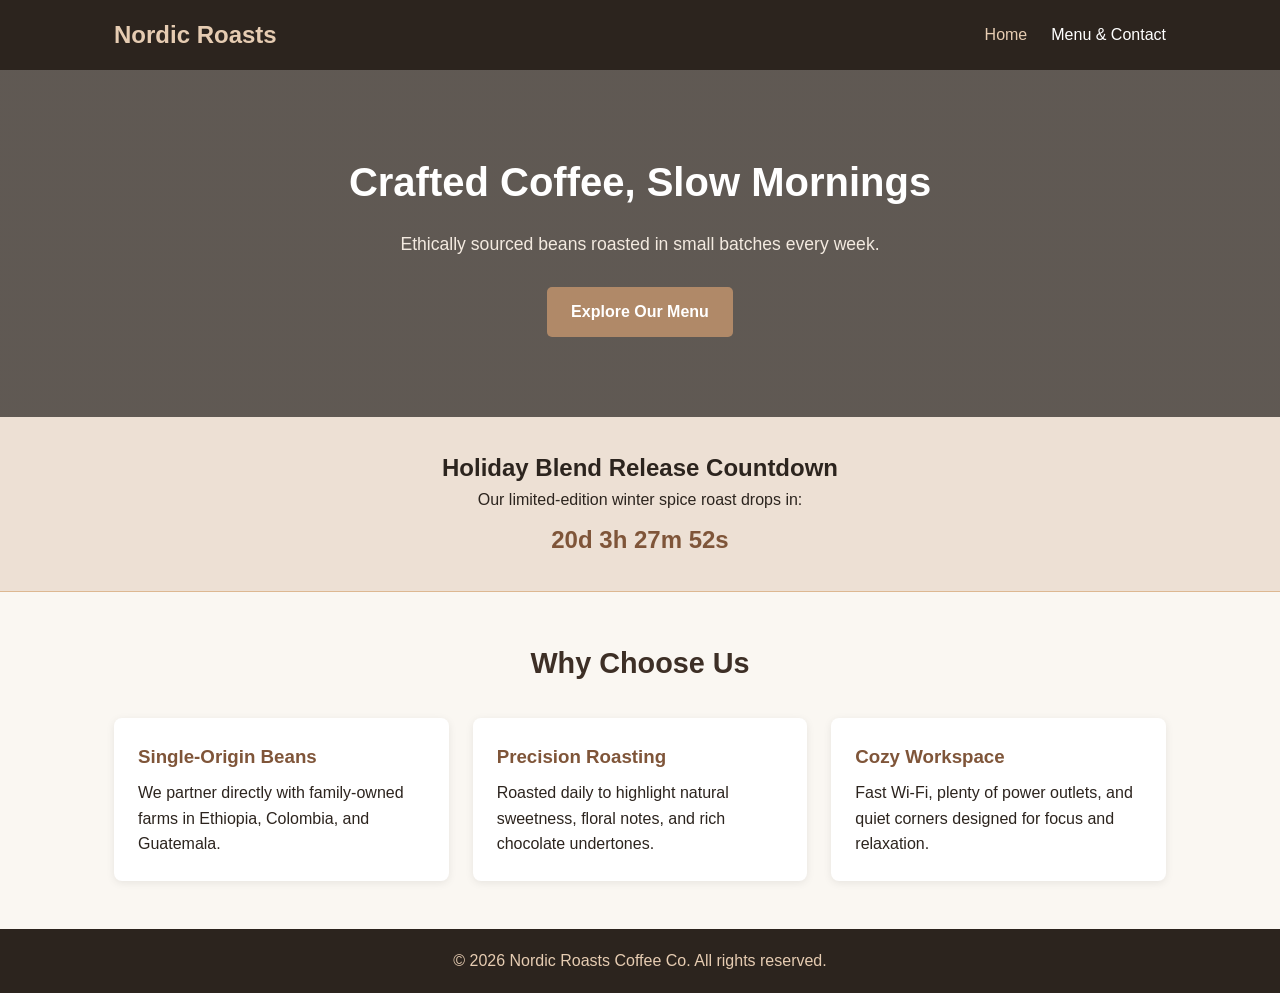
<file: index.html>
<!DOCTYPE html>
<html lang="en">
<head>
  <meta charset="UTF-8">
  <meta name="viewport" content="width=device-width, initial-scale=1.0">
  <title>Nordic Roasts | Specialty Coffee</title>
  <link rel="stylesheet" href="style.css">
</head>
<body>

  <header>
    <nav class="navbar">
      <a href="index.html" class="logo">Nordic Roasts</a>
      <button class="menu-toggle" id="menuToggle" aria-label="Toggle Menu">&#9776;</button>
      <ul class="nav-links" id="navLinks">
        <li><a href="index.html" class="active">Home</a></li>
        <li><a href="menu.html">Menu & Contact</a></li>
      </ul>
    </nav>
  </header>

  <main>
    <section class="hero">
      <div class="hero-content">
        <h1>Crafted Coffee, Slow Mornings</h1>
        <p>Ethically sourced beans roasted in small batches every week.</p>
        <a href="menu.html" class="btn">Explore Our Menu</a>
      </div>
    </section>

    <section class="countdown-banner">
      <h2>Holiday Blend Release Countdown</h2>
      <p>Our limited-edition winter spice roast drops in:</p>
      <div id="countdown" class="countdown-timer">Loading timer...</div>
    </section>

    <section class="container">
      <h2 class="section-title">Why Choose Us</h2>
      <div class="grid">
        <article class="card">
          <h3>Single-Origin Beans</h3>
          <p>We partner directly with family-owned farms in Ethiopia, Colombia, and Guatemala.</p>
        </article>
        <article class="card">
          <h3>Precision Roasting</h3>
          <p>Roasted daily to highlight natural sweetness, floral notes, and rich chocolate undertones.</p>
        </article>
        <article class="card">
          <h3>Cozy Workspace</h3>
          <p>Fast Wi-Fi, plenty of power outlets, and quiet corners designed for focus and relaxation.</p>
        </article>
      </div>
    </section>
  </main>

  <footer>
    <p>&copy; 2026 Nordic Roasts Coffee Co. All rights reserved.</p>
  </footer>

  <script src="script.js"></script>
</body>
</html>
</file>
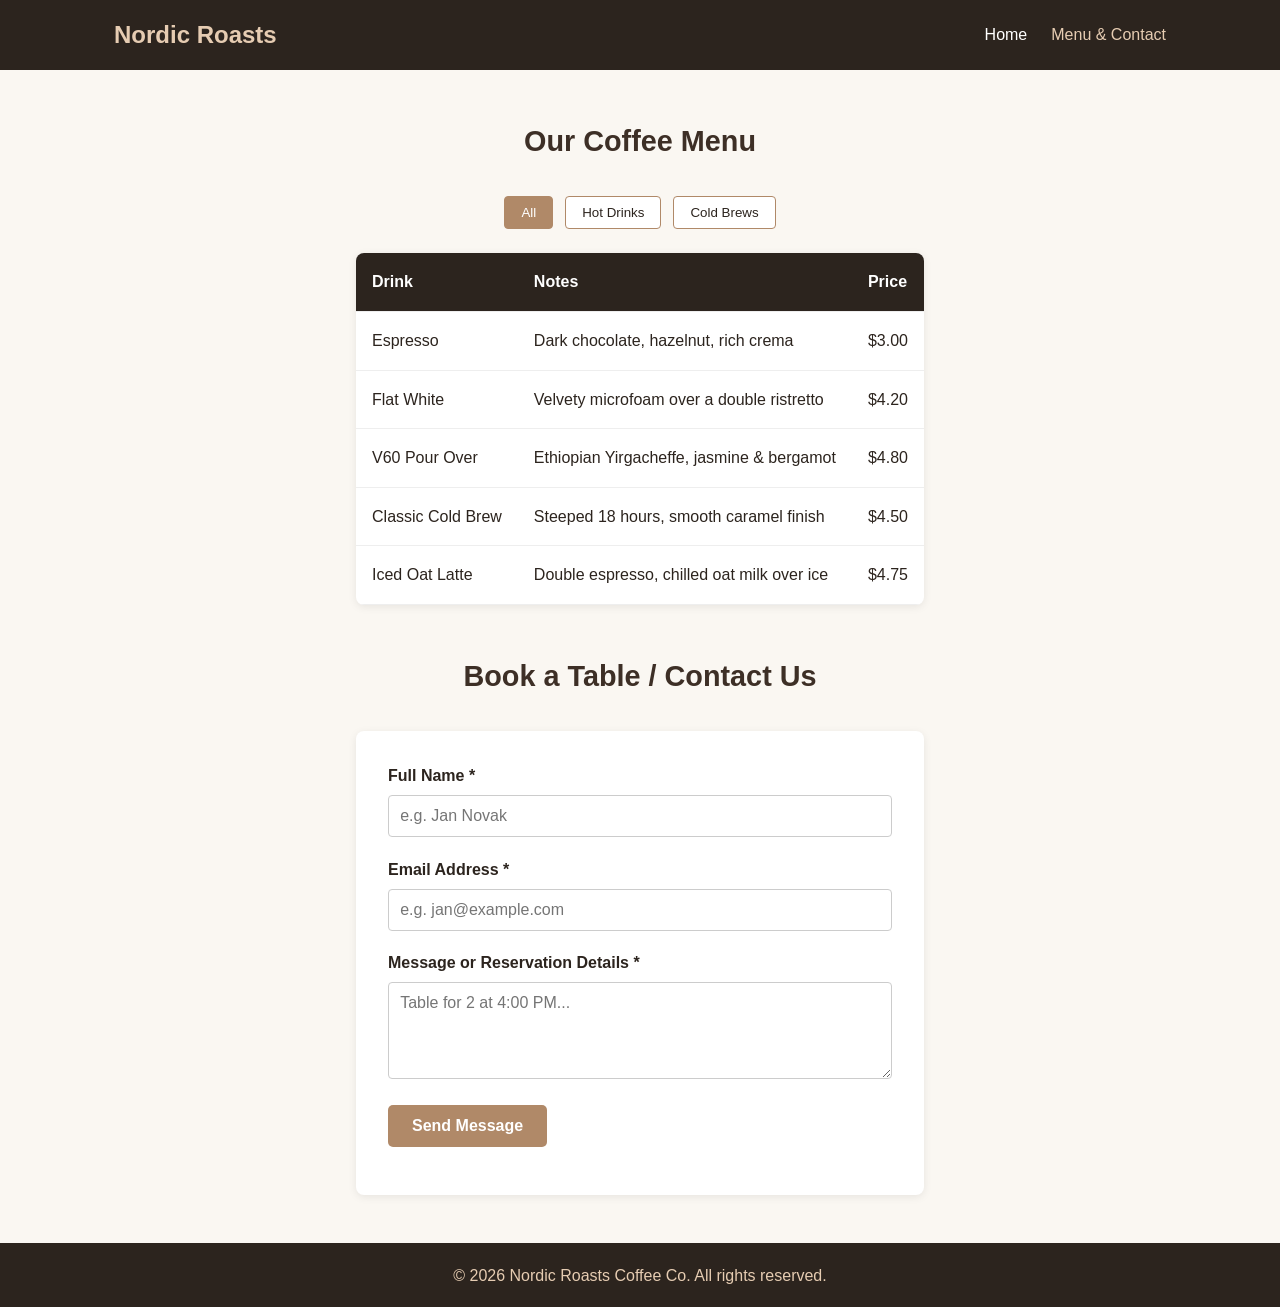
<file: menu.html>
<!DOCTYPE html>
<html lang="en">
<head>
  <meta charset="UTF-8">
  <meta name="viewport" content="width=device-width, initial-scale=1.0">
  <title>Menu & Contact | Nordic Roasts</title>
  <link rel="stylesheet" href="style.css">
</head>
<body>

  <header>
    <nav class="navbar">
      <a href="index.html" class="logo">Nordic Roasts</a>
      <button class="menu-toggle" id="menuToggle" aria-label="Toggle Menu">&#9776;</button>
      <ul class="nav-links" id="navLinks">
        <li><a href="index.html">Home</a></li>
        <li><a href="menu.html" class="active">Menu & Contact</a></li>
      </ul>
    </nav>
  </header>

  <main class="container">
    <section class="menu-section">
      <h2 class="section-title">Our Coffee Menu</h2>
      
      <div class="filter-buttons">
        <button class="filter-btn active" data-category="all">All</button>
        <button class="filter-btn" data-category="hot">Hot Drinks</button>
        <button class="filter-btn" data-category="cold">Cold Brews</button>
      </div>

      <table class="menu-table">
        <thead>
          <tr>
            <th>Drink</th>
            <th>Notes</th>
            <th>Price</th>
          </tr>
        </thead>
        <tbody id="menuBody">
          <tr data-category="hot">
            <td>Espresso</td>
            <td>Dark chocolate, hazelnut, rich crema</td>
            <td>$3.00</td>
          </tr>
          <tr data-category="hot">
            <td>Flat White</td>
            <td>Velvety microfoam over a double ristretto</td>
            <td>$4.20</td>
          </tr>
          <tr data-category="hot">
            <td>V60 Pour Over</td>
            <td>Ethiopian Yirgacheffe, jasmine & bergamot</td>
            <td>$4.80</td>
          </tr>
          <tr data-category="cold">
            <td>Classic Cold Brew</td>
            <td>Steeped 18 hours, smooth caramel finish</td>
            <td>$4.50</td>
          </tr>
          <tr data-category="cold">
            <td>Iced Oat Latte</td>
            <td>Double espresso, chilled oat milk over ice</td>
            <td>$4.75</td>
          </tr>
        </tbody>
      </table>
    </section>

    <section class="contact-section">
      <h2 class="section-title">Book a Table / Contact Us</h2>
      <form id="contactForm" class="contact-form" novalidate>
        <div class="form-group">
          <label for="name">Full Name *</label>
          <input type="text" id="name" name="name" placeholder="e.g. Jan Novak">
          <small class="error-msg" id="nameError"></small>
        </div>

        <div class="form-group">
          <label for="email">Email Address *</label>
          <input type="email" id="email" name="email" placeholder="e.g. jan@example.com">
          <small class="error-msg" id="emailError"></small>
        </div>

        <div class="form-group">
          <label for="message">Message or Reservation Details *</label>
          <textarea id="message" name="message" rows="4" placeholder="Table for 2 at 4:00 PM..."></textarea>
          <small class="error-msg" id="messageError"></small>
        </div>

        <button type="submit" class="btn">Send Message</button>
        <p id="formSuccess" class="success-msg"></p>
      </form>
    </section>
  </main>

  <footer>
    <p>&copy; 2026 Nordic Roasts Coffee Co. All rights reserved.</p>
  </footer>

  <script src="script.js"></script>
</body>
</html>
</file>
<file: style.css>
/* Reset & Base Styles */
* {
  box-sizing: border-box;
  margin: 0;
  padding: 0;
}

body {
  font-family: 'Segoe UI', Tahoma, Geneva, Verdana, sans-serif;
  line-height: 1.6;
  color: #2c241e;
  background-color: #faf7f2;
  display: flex;
  flex-direction: column;
  min-height: 100vh;
}

main {
  flex: 1;
}

/* Navigation */
header {
  background-color: #2c241e;
  color: #ffffff;
  position: sticky;
  top: 0;
  z-index: 100;
}

.navbar {
  max-width: 1100px;
  margin: 0 auto;
  padding: 1rem 1.5rem;
  display: flex;
  justify-content: space-between;
  align-items: center;
}

.logo {
  font-size: 1.5rem;
  font-weight: bold;
  color: #e6ccb2;
  text-decoration: none;
}

.nav-links {
  list-style: none;
  display: flex;
  gap: 1.5rem;
}

.nav-links a {
  color: #ffffff;
  text-decoration: none;
  font-weight: 500;
  transition: color 0.2s;
}

.nav-links a:hover,
.nav-links a.active {
  color: #e6ccb2;
}

.menu-toggle {
  display: none;
  background: none;
  border: none;
  color: #ffffff;
  font-size: 1.8rem;
  cursor: pointer;
}

/* Hero Section */
.hero {
  background: linear-gradient(rgba(44, 36, 30, 0.75), rgba(44, 36, 30, 0.75)),
              url('https://images.unsplash.com/photo-1497935586351-b67a49e012bf?auto=format&fit=crop&w=1200&q=80') center/cover no-repeat;
  color: #ffffff;
  text-align: center;
  padding: 5rem 1.5rem;
}

.hero h1 {
  font-size: 2.5rem;
  margin-bottom: 1rem;
}

.hero p {
  font-size: 1.1rem;
  margin-bottom: 1.8rem;
  color: #f3eae0;
}

.btn {
  display: inline-block;
  background-color: #b08968;
  color: #ffffff;
  padding: 0.75rem 1.5rem;
  border: none;
  border-radius: 5px;
  text-decoration: none;
  font-size: 1rem;
  font-weight: bold;
  cursor: pointer;
  transition: background-color 0.2s;
}

.btn:hover {
  background-color: #9c7454;
}

/* Countdown Banner */
.countdown-banner {
  background-color: #ede0d4;
  text-align: center;
  padding: 2rem 1.5rem;
  border-bottom: 1px solid #ddb892;
}

.countdown-timer {
  font-size: 1.5rem;
  font-weight: bold;
  color: #7f5539;
  margin-top: 0.5rem;
}

/* Layout & Cards */
.container {
  max-width: 1100px;
  margin: 0 auto;
  padding: 3rem 1.5rem;
}

.section-title {
  text-align: center;
  margin-bottom: 2rem;
  font-size: 1.8rem;
  color: #3d2f26;
}

.grid {
  display: grid;
  grid-template-columns: repeat(3, 1fr);
  gap: 1.5rem;
}

.card {
  background: #ffffff;
  padding: 1.5rem;
  border-radius: 8px;
  box-shadow: 0 2px 8px rgba(0, 0, 0, 0.08);
}

.card h3 {
  margin-bottom: 0.5rem;
  color: #7f5539;
}

/* Menu Table & Filters */
.filter-buttons {
  display: flex;
  justify-content: center;
  gap: 0.75rem;
  margin-bottom: 1.5rem;
}

.filter-btn {
  padding: 0.5rem 1rem;
  border: 1px solid #b08968;
  background: #ffffff;
  color: #2c241e;
  border-radius: 4px;
  cursor: pointer;
}

.filter-btn.active,
.filter-btn:hover {
  background: #b08968;
  color: #ffffff;
}

.menu-table {
  width: 100%;
  border-collapse: collapse;
  background: #ffffff;
  border-radius: 8px;
  overflow: hidden;
  box-shadow: 0 2px 8px rgba(0, 0, 0, 0.08);
  margin-bottom: 3rem;
}

.menu-table th,
.menu-table td {
  padding: 1rem;
  text-align: left;
  border-bottom: 1px solid #eee;
}

.menu-table th {
  background-color: #2c241e;
  color: #ffffff;
}

/* Contact Form */
.contact-form {
  max-width: 600px;
  margin: 0 auto;
  background: #ffffff;
  padding: 2rem;
  border-radius: 8px;
  box-shadow: 0 2px 8px rgba(0, 0, 0, 0.08);
}

.form-group {
  margin-bottom: 1.2rem;
}

.form-group label {
  display: block;
  margin-bottom: 0.4rem;
  font-weight: 600;
}

.form-group input,
.form-group textarea {
  width: 100%;
  padding: 0.7rem;
  border: 1px solid #ccc;
  border-radius: 4px;
  font-family: inherit;
  font-size: 1rem;
}

.error-msg {
  color: #c1121f;
  font-size: 0.85rem;
  display: block;
  margin-top: 0.25rem;
}

.success-msg {
  color: #2b9348;
  font-weight: bold;
  margin-top: 1rem;
}

/* Footer */
footer {
  background-color: #2c241e;
  color: #e6ccb2;
  text-align: center;
  padding: 1.2rem;
  margin-top: auto;
}

/* Responsive Media Queries */
@media (max-width: 768px) {
  .menu-toggle {
    display: block;
  }

  .nav-links {
    display: none;
    flex-direction: column;
    position: absolute;
    top: 60px;
    left: 0;
    width: 100%;
    background-color: #2c241e;
    padding: 1rem 1.5rem;
  }

  .nav-links.show {
    display: flex;
  }

  .grid {
    grid-template-columns: 1fr;
  }

  .hero h1 {
    font-size: 1.9rem;
  }
}
</file>
